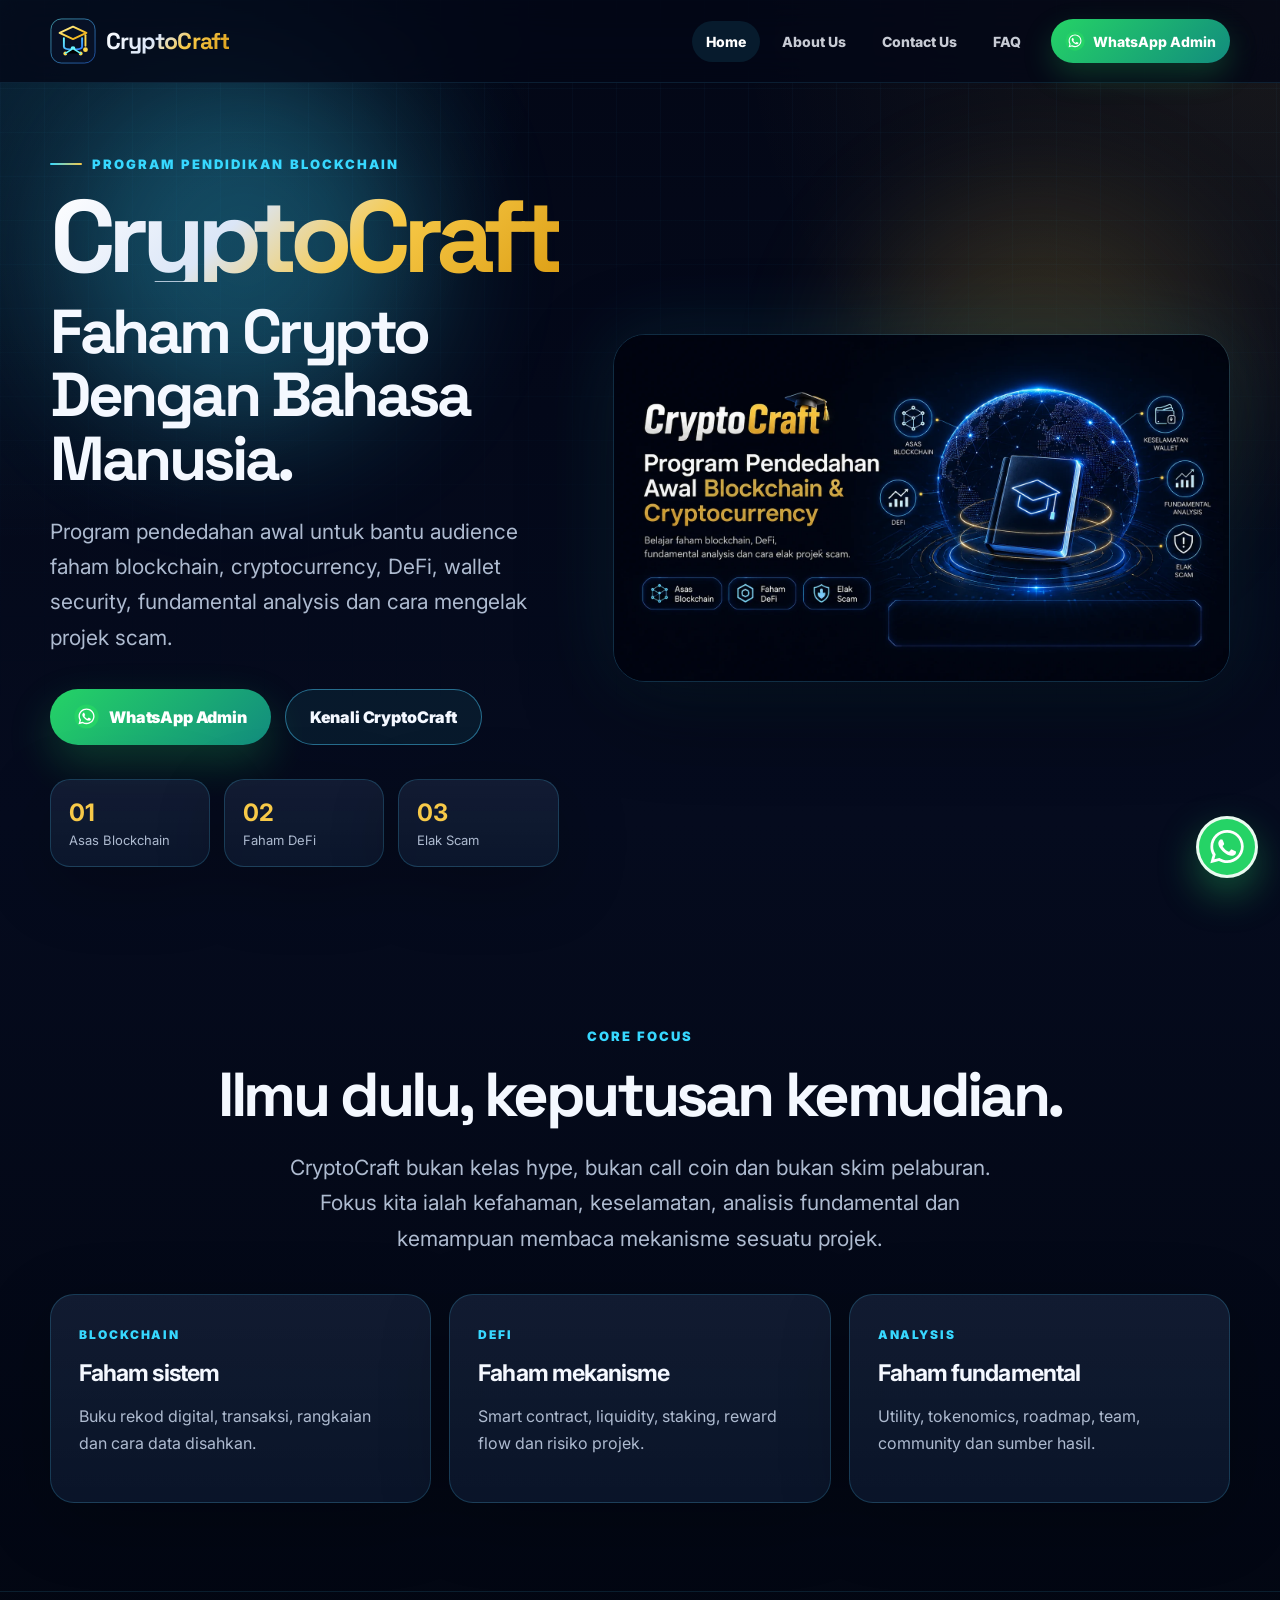
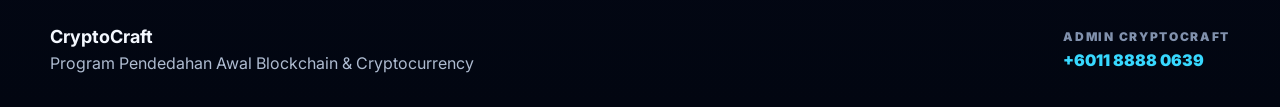
<file: index.html>
<!DOCTYPE html>
<html lang="ms">
<head>
  <meta charset="UTF-8">
  <meta name="viewport" content="width=device-width, initial-scale=1.0">
  <title>CryptoCraft | Faham Crypto Dengan Bahasa Manusia</title>
  <meta name="description" content="Program pendedahan awal blockchain, cryptocurrency, DeFi, fundamental analysis dan scam awareness.">
  <meta name="theme-color" content="#050b1e">
  <meta property="og:title" content="CryptoCraft | Faham Crypto Dengan Bahasa Manusia">
  <meta property="og:description" content="Program pendedahan awal blockchain, cryptocurrency, DeFi, fundamental analysis dan scam awareness.">
  <meta property="og:image" content="assets/hero-cryptocraft.png">
  <meta property="og:type" content="website">
  <link rel="preconnect" href="https://fonts.googleapis.com">
  <link rel="preconnect" href="https://fonts.gstatic.com" crossorigin>
  <link href="https://fonts.googleapis.com/css2?family=Inter:wght@400;500;600;700;800;900&family=Space+Grotesk:wght@600;700;800&display=swap" rel="stylesheet">
  <link rel="stylesheet" href="style.css">
</head>
<body>
  <div class="site-bg">
    <div class="orb orb-one"></div>
    <div class="orb orb-two"></div>
    <div class="grid-overlay"></div>
  </div>

<header class="header">
  <nav class="nav container" aria-label="Main navigation">
    <a class="brand" href="index.html" aria-label="CryptoCraft Home">
      <img src="assets/cryptocraft-mark.svg" alt="CryptoCraft logo">
      <span>CryptoCraft</span>
    </a>

    <button class="nav-toggle" type="button" aria-label="Open menu" aria-expanded="false">
      <span></span><span></span><span></span>
    </button>

    <div class="nav-links">
      <a class="active" href="index.html">Home</a>
      <a href="about.html">About Us</a>
      <a href="contact.html">Contact Us</a>
      <a href="faq.html">FAQ</a>
      <a class="nav-whatsapp" href="https://wa.me/601188880639?text=Saya%20berminat%20nak%20sertai%20kelas%20CryptoCraft.%20Boleh%20bagi%20maklumat%20lanjut%3F" target="_blank" rel="noopener">
        <img src="assets/whatsapp.svg" alt="">
        WhatsApp Admin
      </a>
    </div>
  </nav>
</header>

<main>
  <section class="page hero-page">
    <div class="container hero-grid">
      <div class="hero-copy">
        <div class="eyebrow"><span></span> Program Pendidikan Blockchain</div>
        <h1>CryptoCraft</h1>
        <h2>Faham Crypto Dengan Bahasa Manusia.</h2>
        <p>
          Program pendedahan awal untuk bantu audience faham blockchain, cryptocurrency, DeFi, wallet security, fundamental analysis dan cara mengelak projek scam.
        </p>
        <div class="hero-actions">
          <a class="btn btn-wa" href="https://wa.me/601188880639?text=Saya%20berminat%20nak%20sertai%20kelas%20CryptoCraft.%20Boleh%20bagi%20maklumat%20lanjut%3F" target="_blank" rel="noopener">
            <img src="assets/whatsapp.svg" alt="">
            WhatsApp Admin
          </a>
          <a class="btn btn-secondary" href="about.html">Kenali CryptoCraft</a>
        </div>
        <div class="mini-stats">
          <div><strong>01</strong><span>Asas Blockchain</span></div>
          <div><strong>02</strong><span>Faham DeFi</span></div>
          <div><strong>03</strong><span>Elak Scam</span></div>
        </div>
      </div>

      <div class="hero-visual">
        <picture>
          <source srcset="assets/hero-cryptocraft.webp" type="image/webp">
          <img src="assets/hero-cryptocraft.png" alt="CryptoCraft blockchain education visual">
        </picture>
      </div>
    </div>
  </section>

  <section class="page page-compact">
    <div class="container">
      <div class="section-center">
        <div class="section-kicker">Core Focus</div>
        <h2 class="section-title">Ilmu dulu, keputusan kemudian.</h2>
        <p class="section-subtitle">
          CryptoCraft bukan kelas hype, bukan call coin dan bukan skim pelaburan. Fokus kita ialah kefahaman, keselamatan, analisis fundamental dan kemampuan membaca mekanisme sesuatu projek.
        </p>
      </div>

      <div class="feature-row">
        <article>
          <span>Blockchain</span>
          <h3>Faham sistem</h3>
          <p>Buku rekod digital, transaksi, rangkaian dan cara data disahkan.</p>
        </article>
        <article>
          <span>DeFi</span>
          <h3>Faham mekanisme</h3>
          <p>Smart contract, liquidity, staking, reward flow dan risiko projek.</p>
        </article>
        <article>
          <span>Analysis</span>
          <h3>Faham fundamental</h3>
          <p>Utility, tokenomics, roadmap, team, community dan sumber hasil.</p>
        </article>
      </div>
    </div>
  </section>
</main>

<a class="floating-whatsapp" href="https://wa.me/601188880639?text=Saya%20berminat%20nak%20sertai%20kelas%20CryptoCraft.%20Boleh%20bagi%20maklumat%20lanjut%3F" target="_blank" rel="noopener" aria-label="WhatsApp Admin CryptoCraft">
  <img src="assets/whatsapp.svg" alt="">
</a>

<footer class="footer">
  <div class="container footer-inner">
    <div>
      <strong>CryptoCraft</strong>
      <p>Program Pendedahan Awal Blockchain & Cryptocurrency</p>
    </div>
    <div class="footer-contact">
      <span>Admin CryptoCraft</span>
      <a href="tel:+601188880639">+6011 8888 0639</a>
    </div>
  </div>
</footer>
<script src="script.js"></script>

</body>
</html>
</file>
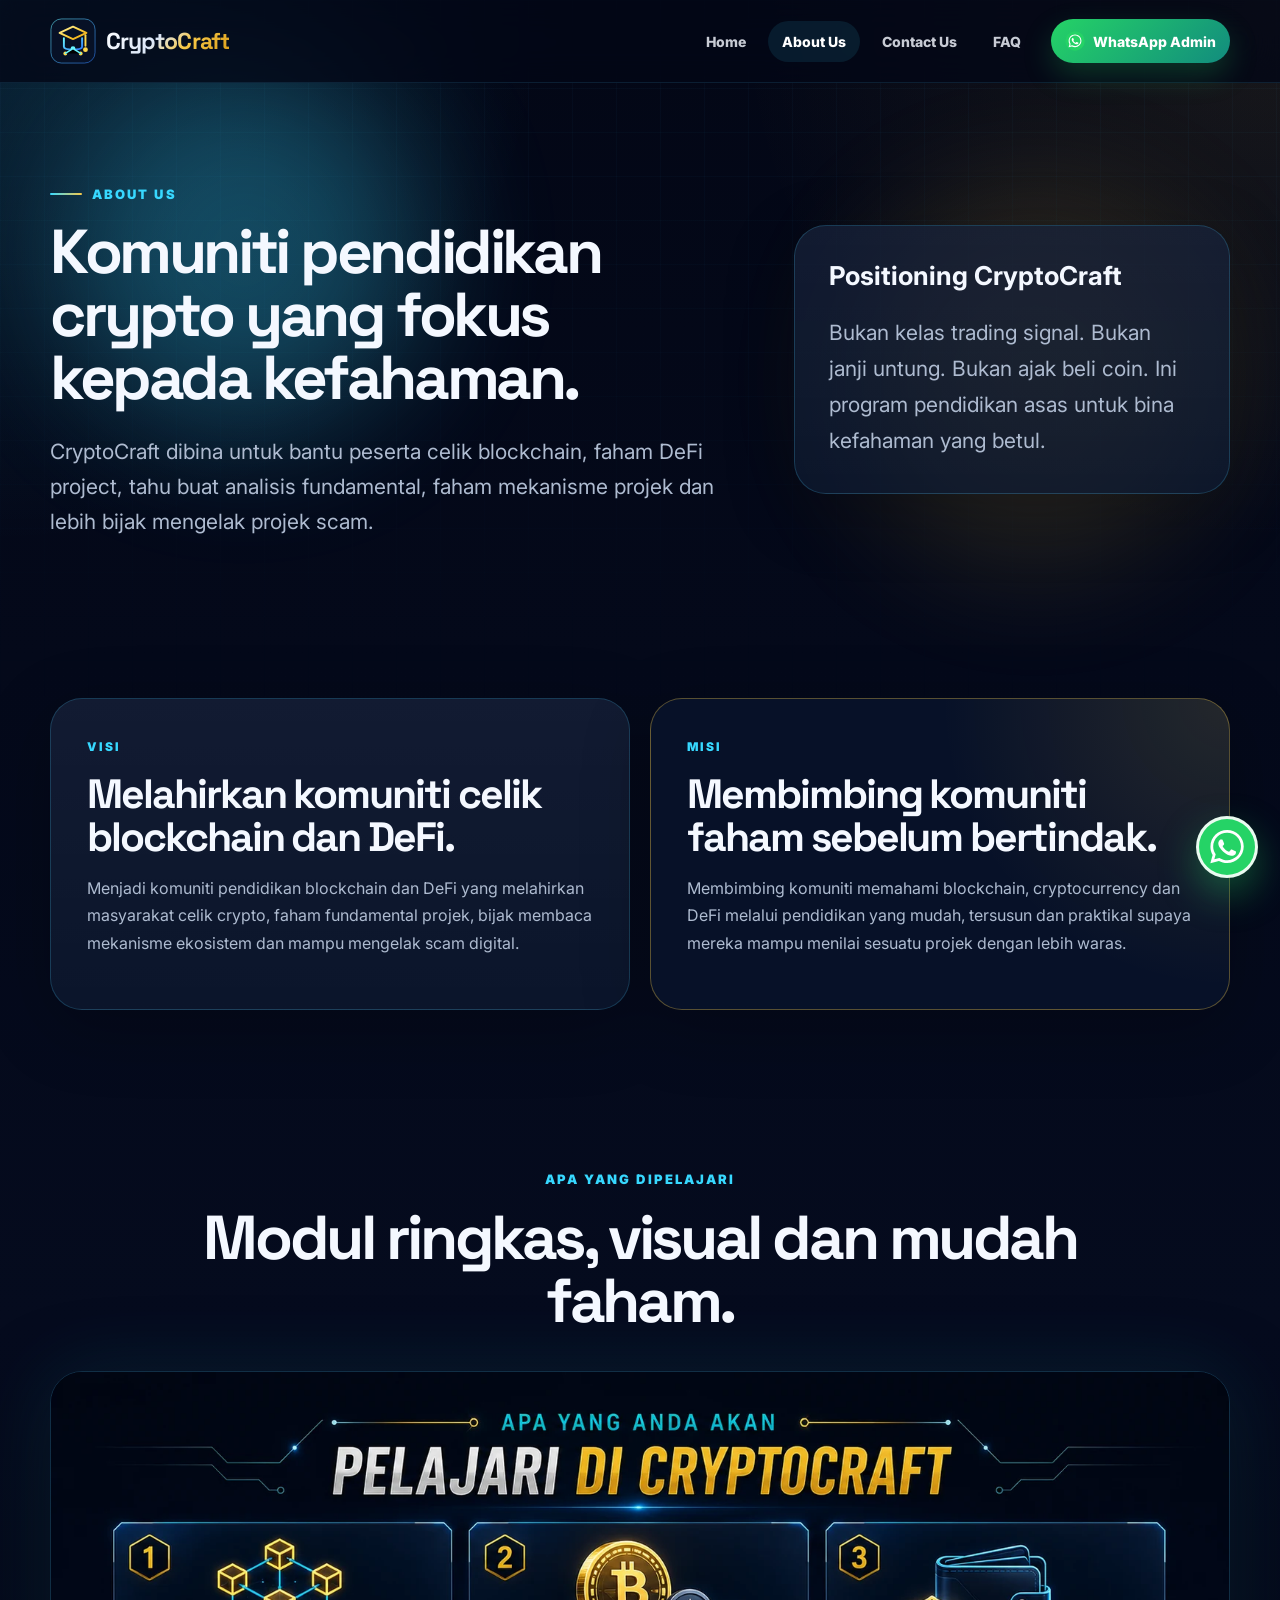
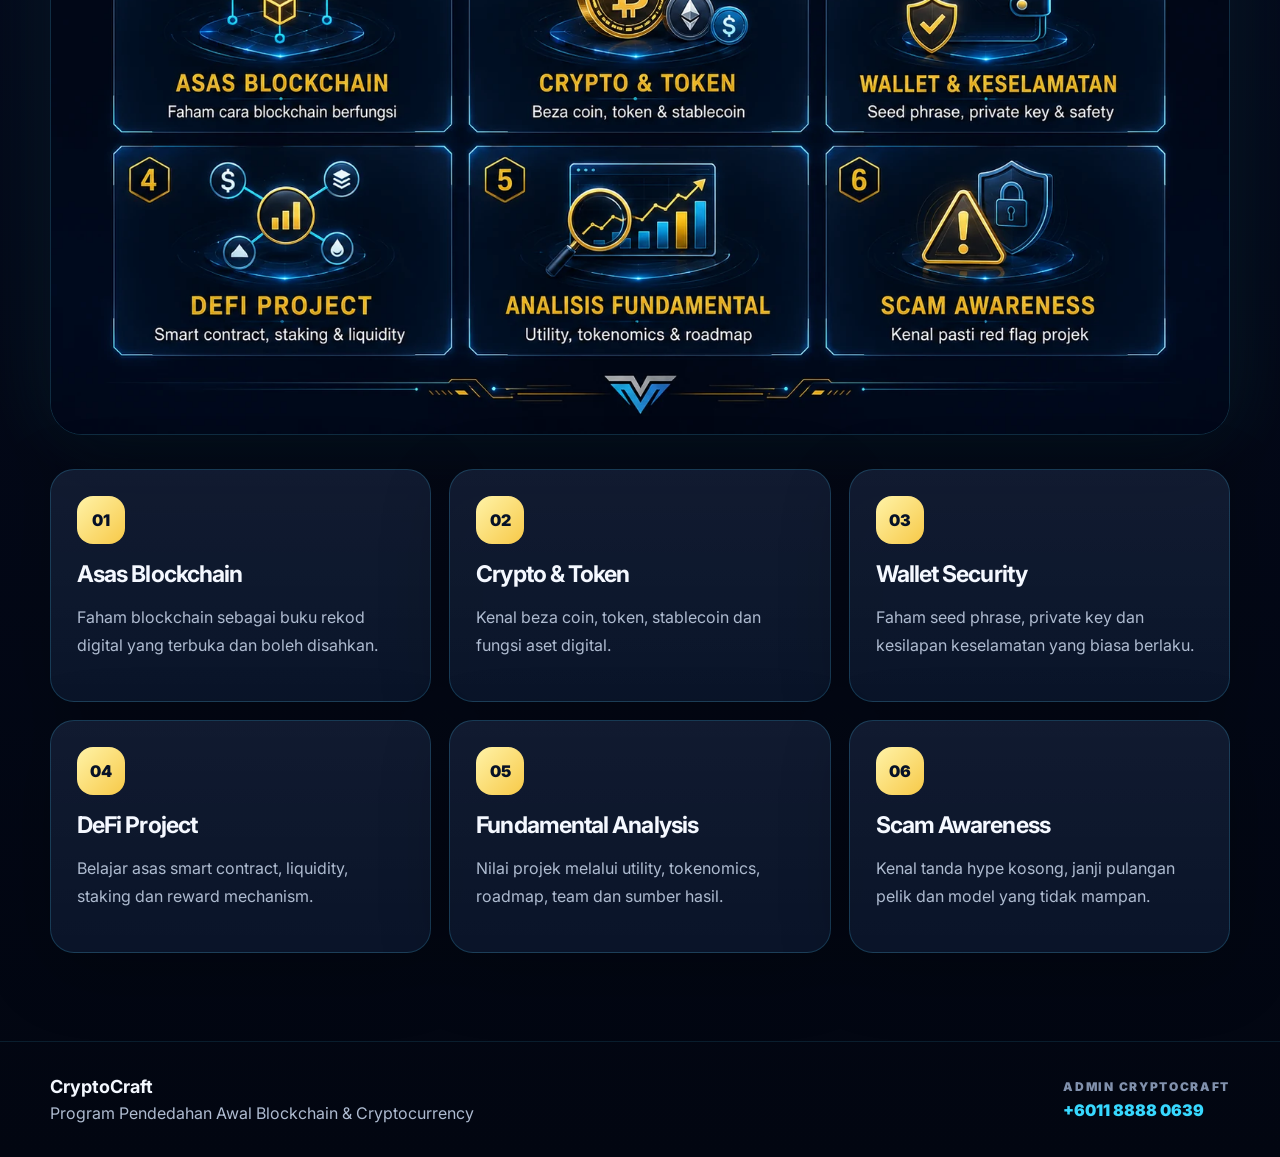
<file: about.html>
<!DOCTYPE html>
<html lang="ms">
<head>
  <meta charset="UTF-8">
  <meta name="viewport" content="width=device-width, initial-scale=1.0">
  <title>About CryptoCraft | Visi, Misi &amp; Modul Pembelajaran</title>
  <meta name="description" content="Kenali CryptoCraft sebagai komuniti pendidikan blockchain, cryptocurrency dan DeFi.">
  <meta name="theme-color" content="#050b1e">
  <meta property="og:title" content="About CryptoCraft | Visi, Misi &amp; Modul Pembelajaran">
  <meta property="og:description" content="Kenali CryptoCraft sebagai komuniti pendidikan blockchain, cryptocurrency dan DeFi.">
  <meta property="og:image" content="assets/hero-cryptocraft.png">
  <meta property="og:type" content="website">
  <link rel="preconnect" href="https://fonts.googleapis.com">
  <link rel="preconnect" href="https://fonts.gstatic.com" crossorigin>
  <link href="https://fonts.googleapis.com/css2?family=Inter:wght@400;500;600;700;800;900&family=Space+Grotesk:wght@600;700;800&display=swap" rel="stylesheet">
  <link rel="stylesheet" href="style.css">
</head>
<body>
  <div class="site-bg">
    <div class="orb orb-one"></div>
    <div class="orb orb-two"></div>
    <div class="grid-overlay"></div>
  </div>

<header class="header">
  <nav class="nav container" aria-label="Main navigation">
    <a class="brand" href="index.html" aria-label="CryptoCraft Home">
      <img src="assets/cryptocraft-mark.svg" alt="CryptoCraft logo">
      <span>CryptoCraft</span>
    </a>

    <button class="nav-toggle" type="button" aria-label="Open menu" aria-expanded="false">
      <span></span><span></span><span></span>
    </button>

    <div class="nav-links">
      <a href="index.html">Home</a>
      <a class="active" href="about.html">About Us</a>
      <a href="contact.html">Contact Us</a>
      <a href="faq.html">FAQ</a>
      <a class="nav-whatsapp" href="https://wa.me/601188880639?text=Saya%20berminat%20nak%20sertai%20kelas%20CryptoCraft.%20Boleh%20bagi%20maklumat%20lanjut%3F" target="_blank" rel="noopener">
        <img src="assets/whatsapp.svg" alt="">
        WhatsApp Admin
      </a>
    </div>
  </nav>
</header>

<main>
  <section class="page subhero">
    <div class="container subhero-grid">
      <div>
        <div class="eyebrow"><span></span> About Us</div>
        <h1>Komuniti pendidikan crypto yang fokus kepada kefahaman.</h1>
        <p>
          CryptoCraft dibina untuk bantu peserta celik blockchain, faham DeFi project, tahu buat analisis fundamental, faham mekanisme projek dan lebih bijak mengelak projek scam.
        </p>
      </div>
      <div class="glass-panel">
        <h3>Positioning CryptoCraft</h3>
        <p>Bukan kelas trading signal. Bukan janji untung. Bukan ajak beli coin. Ini program pendidikan asas untuk bina kefahaman yang betul.</p>
      </div>
    </div>
  </section>

  <section class="page page-compact">
    <div class="container mission-grid">
      <article class="mission-card">
        <span>Visi</span>
        <h2>Melahirkan komuniti celik blockchain dan DeFi.</h2>
        <p>
          Menjadi komuniti pendidikan blockchain dan DeFi yang melahirkan masyarakat celik crypto, faham fundamental projek, bijak membaca mekanisme ekosistem dan mampu mengelak scam digital.
        </p>
      </article>
      <article class="mission-card gold-card">
        <span>Misi</span>
        <h2>Membimbing komuniti faham sebelum bertindak.</h2>
        <p>
          Membimbing komuniti memahami blockchain, cryptocurrency dan DeFi melalui pendidikan yang mudah, tersusun dan praktikal supaya mereka mampu menilai sesuatu projek dengan lebih waras.
        </p>
      </article>
    </div>
  </section>

  <section class="page page-compact">
    <div class="container">
      <div class="section-center">
        <div class="section-kicker">Apa Yang Dipelajari</div>
        <h2 class="section-title">Modul ringkas, visual dan mudah faham.</h2>
      </div>

      <div class="learn-image-wrap">
        <picture>
          <source srcset="assets/learning-cryptocraft.webp" type="image/webp">
          <img src="assets/learning-cryptocraft.png" alt="Apa yang akan dipelajari di CryptoCraft">
        </picture>
      </div>

      <div class="cards-grid">
        <article class="info-card"><div class="icon">01</div><h3>Asas Blockchain</h3><p>Faham blockchain sebagai buku rekod digital yang terbuka dan boleh disahkan.</p></article>
        <article class="info-card"><div class="icon">02</div><h3>Crypto & Token</h3><p>Kenal beza coin, token, stablecoin dan fungsi aset digital.</p></article>
        <article class="info-card"><div class="icon">03</div><h3>Wallet Security</h3><p>Faham seed phrase, private key dan kesilapan keselamatan yang biasa berlaku.</p></article>
        <article class="info-card"><div class="icon">04</div><h3>DeFi Project</h3><p>Belajar asas smart contract, liquidity, staking dan reward mechanism.</p></article>
        <article class="info-card"><div class="icon">05</div><h3>Fundamental Analysis</h3><p>Nilai projek melalui utility, tokenomics, roadmap, team dan sumber hasil.</p></article>
        <article class="info-card"><div class="icon">06</div><h3>Scam Awareness</h3><p>Kenal tanda hype kosong, janji pulangan pelik dan model yang tidak mampan.</p></article>
      </div>
    </div>
  </section>
</main>

<a class="floating-whatsapp" href="https://wa.me/601188880639?text=Saya%20berminat%20nak%20sertai%20kelas%20CryptoCraft.%20Boleh%20bagi%20maklumat%20lanjut%3F" target="_blank" rel="noopener" aria-label="WhatsApp Admin CryptoCraft">
  <img src="assets/whatsapp.svg" alt="">
</a>

<footer class="footer">
  <div class="container footer-inner">
    <div>
      <strong>CryptoCraft</strong>
      <p>Program Pendedahan Awal Blockchain & Cryptocurrency</p>
    </div>
    <div class="footer-contact">
      <span>Admin CryptoCraft</span>
      <a href="tel:+601188880639">+6011 8888 0639</a>
    </div>
  </div>
</footer>
<script src="script.js"></script>

</body>
</html>
</file>
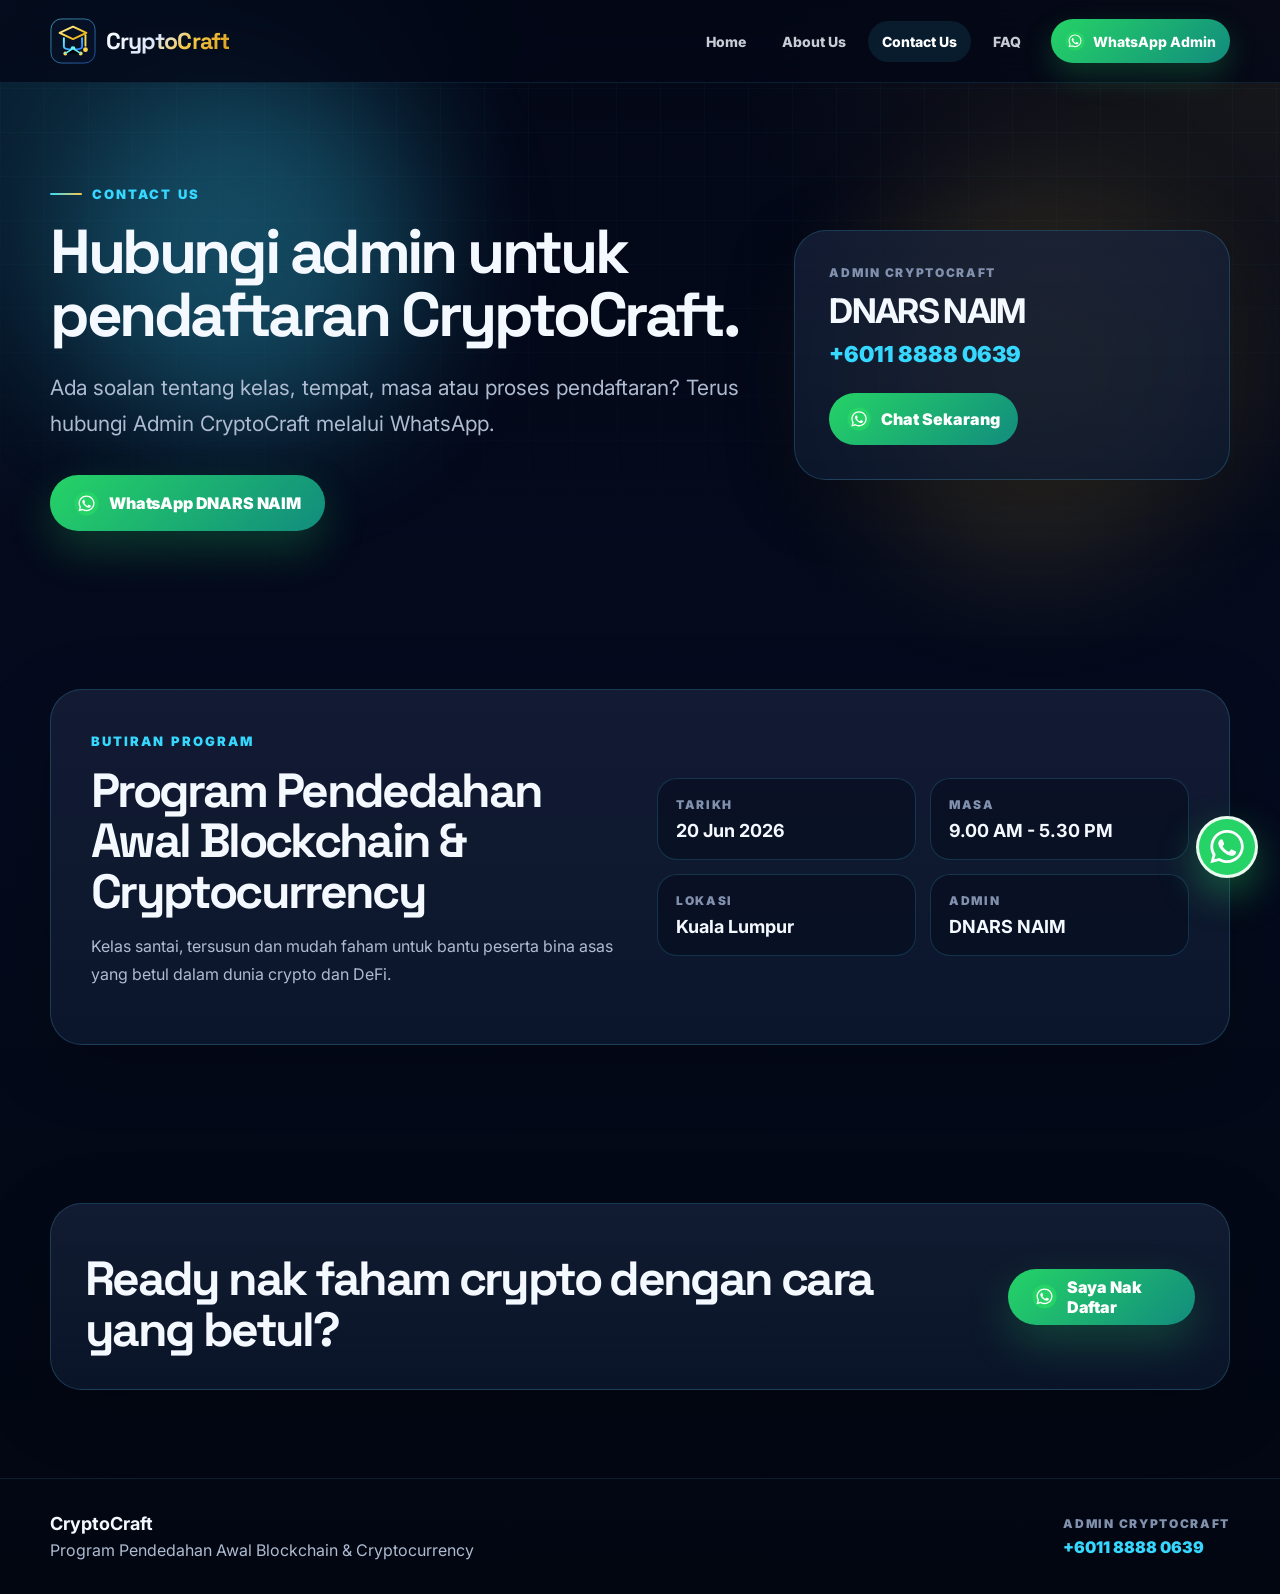
<file: contact.html>
<!DOCTYPE html>
<html lang="ms">
<head>
  <meta charset="UTF-8">
  <meta name="viewport" content="width=device-width, initial-scale=1.0">
  <title>Contact CryptoCraft | WhatsApp Admin DNARS NAIM</title>
  <meta name="description" content="Hubungi Admin CryptoCraft untuk pendaftaran dan maklumat lanjut.">
  <meta name="theme-color" content="#050b1e">
  <meta property="og:title" content="Contact CryptoCraft | WhatsApp Admin DNARS NAIM">
  <meta property="og:description" content="Hubungi Admin CryptoCraft untuk pendaftaran dan maklumat lanjut.">
  <meta property="og:image" content="assets/hero-cryptocraft.png">
  <meta property="og:type" content="website">
  <link rel="preconnect" href="https://fonts.googleapis.com">
  <link rel="preconnect" href="https://fonts.gstatic.com" crossorigin>
  <link href="https://fonts.googleapis.com/css2?family=Inter:wght@400;500;600;700;800;900&family=Space+Grotesk:wght@600;700;800&display=swap" rel="stylesheet">
  <link rel="stylesheet" href="style.css">
</head>
<body>
  <div class="site-bg">
    <div class="orb orb-one"></div>
    <div class="orb orb-two"></div>
    <div class="grid-overlay"></div>
  </div>

<header class="header">
  <nav class="nav container" aria-label="Main navigation">
    <a class="brand" href="index.html" aria-label="CryptoCraft Home">
      <img src="assets/cryptocraft-mark.svg" alt="CryptoCraft logo">
      <span>CryptoCraft</span>
    </a>

    <button class="nav-toggle" type="button" aria-label="Open menu" aria-expanded="false">
      <span></span><span></span><span></span>
    </button>

    <div class="nav-links">
      <a href="index.html">Home</a>
      <a href="about.html">About Us</a>
      <a class="active" href="contact.html">Contact Us</a>
      <a href="faq.html">FAQ</a>
      <a class="nav-whatsapp" href="https://wa.me/601188880639?text=Saya%20berminat%20nak%20sertai%20kelas%20CryptoCraft.%20Boleh%20bagi%20maklumat%20lanjut%3F" target="_blank" rel="noopener">
        <img src="assets/whatsapp.svg" alt="">
        WhatsApp Admin
      </a>
    </div>
  </nav>
</header>

<main>
  <section class="page subhero">
    <div class="container subhero-grid">
      <div>
        <div class="eyebrow"><span></span> Contact Us</div>
        <h1>Hubungi admin untuk pendaftaran CryptoCraft.</h1>
        <p>
          Ada soalan tentang kelas, tempat, masa atau proses pendaftaran? Terus hubungi Admin CryptoCraft melalui WhatsApp.
        </p>
        <div class="hero-actions">
          <a class="btn btn-wa" href="https://wa.me/601188880639?text=Saya%20berminat%20nak%20sertai%20kelas%20CryptoCraft.%20Boleh%20bagi%20maklumat%20lanjut%3F" target="_blank" rel="noopener">
            <img src="assets/whatsapp.svg" alt="">
            WhatsApp DNARS NAIM
          </a>
        </div>
      </div>
      <div class="contact-panel">
        <span>Admin CryptoCraft</span>
        <strong>DNARS NAIM</strong>
        <a href="tel:+601188880639">+6011 8888 0639</a>
        <a class="contact-wa" href="https://wa.me/601188880639?text=Saya%20berminat%20nak%20sertai%20kelas%20CryptoCraft.%20Boleh%20bagi%20maklumat%20lanjut%3F" target="_blank" rel="noopener">
          <img src="assets/whatsapp.svg" alt="">
          Chat Sekarang
        </a>
      </div>
    </div>
  </section>

  <section class="page page-compact">
    <div class="container details-card">
      <div>
        <div class="section-kicker">Butiran Program</div>
        <h2>Program Pendedahan Awal Blockchain & Cryptocurrency</h2>
        <p>Kelas santai, tersusun dan mudah faham untuk bantu peserta bina asas yang betul dalam dunia crypto dan DeFi.</p>
      </div>
      <div class="details-list">
        <div><span>Tarikh</span><strong>20 Jun 2026</strong></div>
        <div><span>Masa</span><strong>9.00 AM - 5.30 PM</strong></div>
        <div><span>Lokasi</span><strong>Kuala Lumpur</strong></div>
        <div><span>Admin</span><strong>DNARS NAIM</strong></div>
      </div>
    </div>
  </section>

  <section class="page page-compact">
    <div class="container cta-strip">
      <h2>Ready nak faham crypto dengan cara yang betul?</h2>
      <a class="btn btn-wa" href="https://wa.me/601188880639?text=Saya%20berminat%20nak%20sertai%20kelas%20CryptoCraft.%20Boleh%20bagi%20maklumat%20lanjut%3F" target="_blank" rel="noopener">
        <img src="assets/whatsapp.svg" alt="">
        Saya Nak Daftar
      </a>
    </div>
  </section>
</main>

<a class="floating-whatsapp" href="https://wa.me/601188880639?text=Saya%20berminat%20nak%20sertai%20kelas%20CryptoCraft.%20Boleh%20bagi%20maklumat%20lanjut%3F" target="_blank" rel="noopener" aria-label="WhatsApp Admin CryptoCraft">
  <img src="assets/whatsapp.svg" alt="">
</a>

<footer class="footer">
  <div class="container footer-inner">
    <div>
      <strong>CryptoCraft</strong>
      <p>Program Pendedahan Awal Blockchain & Cryptocurrency</p>
    </div>
    <div class="footer-contact">
      <span>Admin CryptoCraft</span>
      <a href="tel:+601188880639">+6011 8888 0639</a>
    </div>
  </div>
</footer>
<script src="script.js"></script>

</body>
</html>
</file>
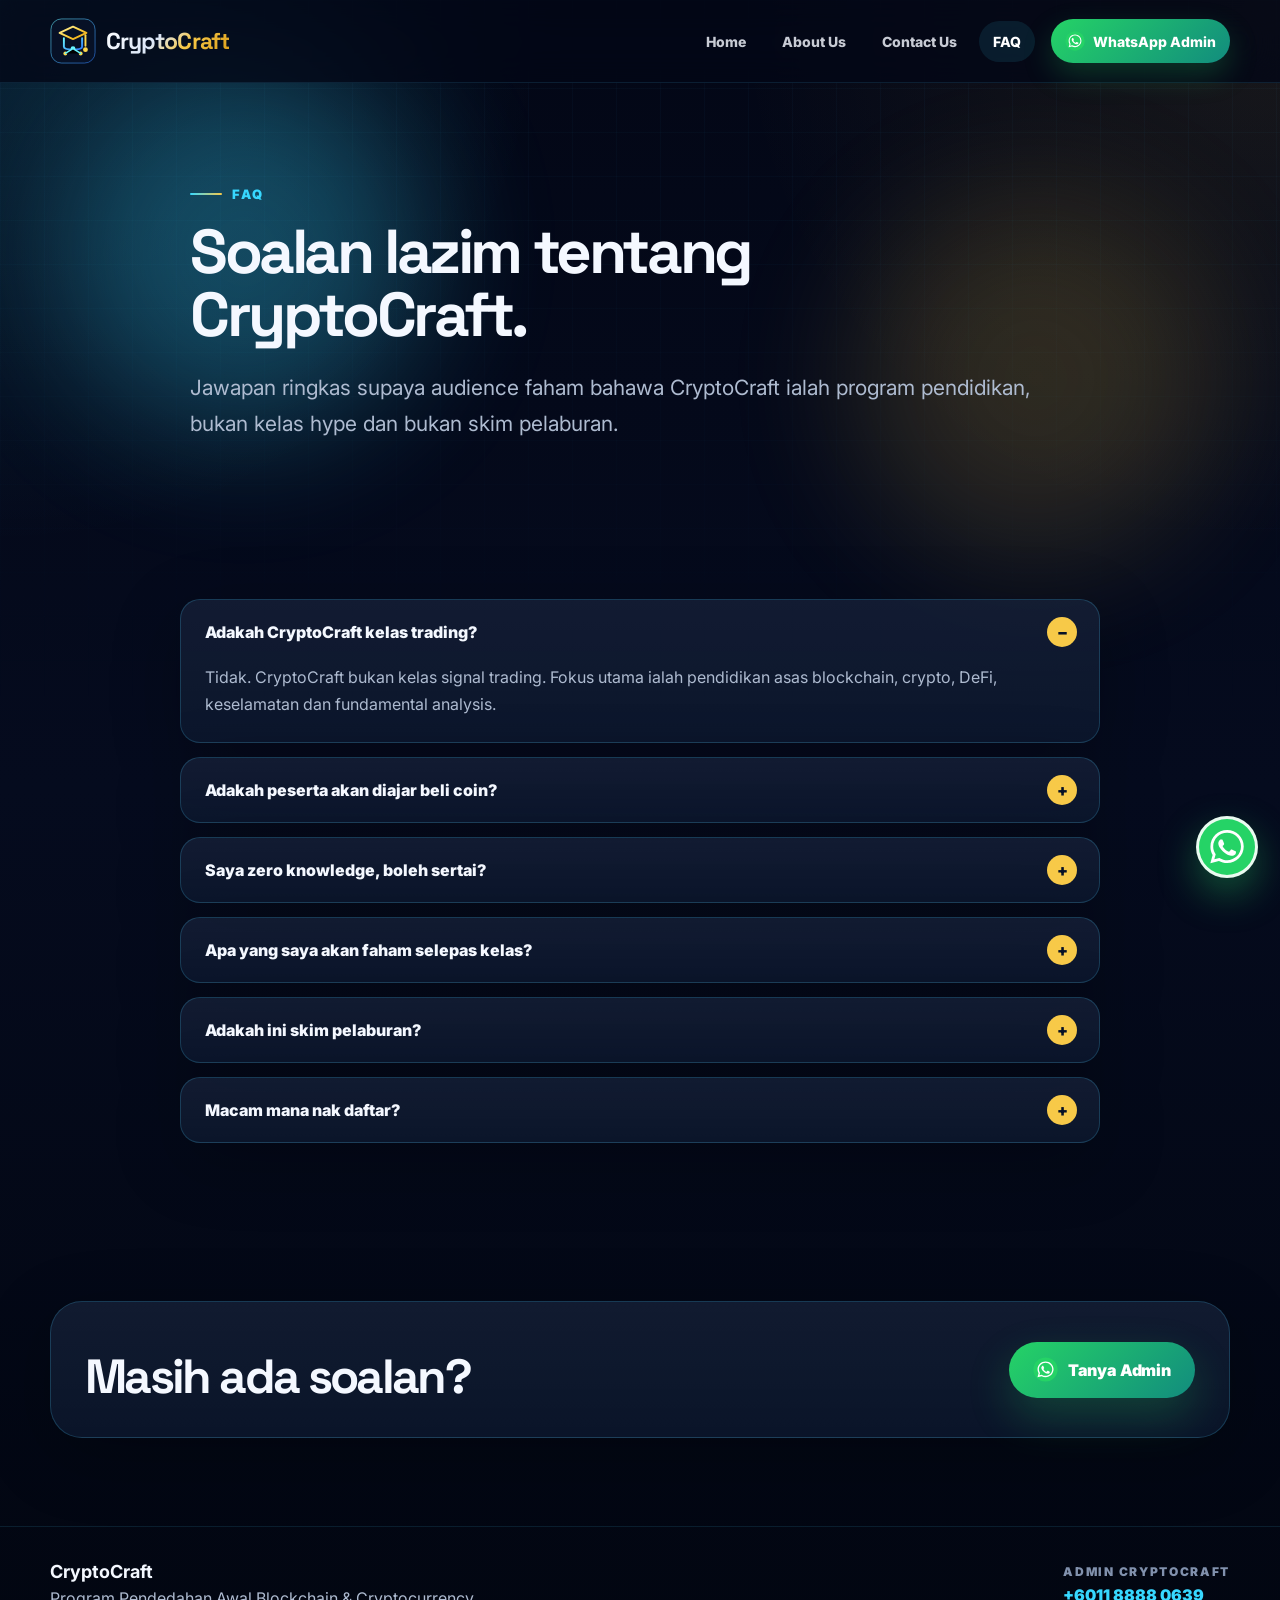
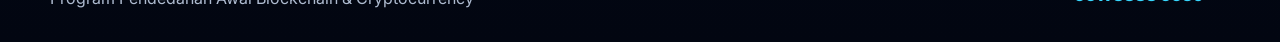
<file: faq.html>
<!DOCTYPE html>
<html lang="ms">
<head>
  <meta charset="UTF-8">
  <meta name="viewport" content="width=device-width, initial-scale=1.0">
  <title>FAQ CryptoCraft | Soalan Lazim</title>
  <meta name="description" content="Soalan lazim tentang CryptoCraft, kelas blockchain, cryptocurrency, DeFi dan scam awareness.">
  <meta name="theme-color" content="#050b1e">
  <meta property="og:title" content="FAQ CryptoCraft | Soalan Lazim">
  <meta property="og:description" content="Soalan lazim tentang CryptoCraft, kelas blockchain, cryptocurrency, DeFi dan scam awareness.">
  <meta property="og:image" content="assets/hero-cryptocraft.png">
  <meta property="og:type" content="website">
  <link rel="preconnect" href="https://fonts.googleapis.com">
  <link rel="preconnect" href="https://fonts.gstatic.com" crossorigin>
  <link href="https://fonts.googleapis.com/css2?family=Inter:wght@400;500;600;700;800;900&family=Space+Grotesk:wght@600;700;800&display=swap" rel="stylesheet">
  <link rel="stylesheet" href="style.css">
</head>
<body>
  <div class="site-bg">
    <div class="orb orb-one"></div>
    <div class="orb orb-two"></div>
    <div class="grid-overlay"></div>
  </div>

<header class="header">
  <nav class="nav container" aria-label="Main navigation">
    <a class="brand" href="index.html" aria-label="CryptoCraft Home">
      <img src="assets/cryptocraft-mark.svg" alt="CryptoCraft logo">
      <span>CryptoCraft</span>
    </a>

    <button class="nav-toggle" type="button" aria-label="Open menu" aria-expanded="false">
      <span></span><span></span><span></span>
    </button>

    <div class="nav-links">
      <a href="index.html">Home</a>
      <a href="about.html">About Us</a>
      <a href="contact.html">Contact Us</a>
      <a class="active" href="faq.html">FAQ</a>
      <a class="nav-whatsapp" href="https://wa.me/601188880639?text=Saya%20berminat%20nak%20sertai%20kelas%20CryptoCraft.%20Boleh%20bagi%20maklumat%20lanjut%3F" target="_blank" rel="noopener">
        <img src="assets/whatsapp.svg" alt="">
        WhatsApp Admin
      </a>
    </div>
  </nav>
</header>

<main>
  <section class="page subhero">
    <div class="container narrow">
      <div class="eyebrow"><span></span> FAQ</div>
      <h1>Soalan lazim tentang CryptoCraft.</h1>
      <p>
        Jawapan ringkas supaya audience faham bahawa CryptoCraft ialah program pendidikan, bukan kelas hype dan bukan skim pelaburan.
      </p>
    </div>
  </section>

  <section class="page page-compact">
    <div class="container faq-layout">
      <details open>
        <summary>Adakah CryptoCraft kelas trading?</summary>
        <p>Tidak. CryptoCraft bukan kelas signal trading. Fokus utama ialah pendidikan asas blockchain, crypto, DeFi, keselamatan dan fundamental analysis.</p>
      </details>
      <details>
        <summary>Adakah peserta akan diajar beli coin?</summary>
        <p>Fokus utama bukan membeli coin. Kelas ini lebih kepada kefahaman, analisis dan keselamatan sebelum seseorang membuat apa-apa keputusan.</p>
      </details>
      <details>
        <summary>Saya zero knowledge, boleh sertai?</summary>
        <p>Ya. Kelas ini memang sesuai untuk beginner dan orang awam yang baru mahu faham dunia blockchain dan crypto.</p>
      </details>
      <details>
        <summary>Apa yang saya akan faham selepas kelas?</summary>
        <p>Peserta akan lebih faham blockchain, crypto, wallet, DeFi, tokenomics, fundamental analysis dan cara mengenal tanda projek scam.</p>
      </details>
      <details>
        <summary>Adakah ini skim pelaburan?</summary>
        <p>Tidak. CryptoCraft ialah program pendidikan dan pendedahan awal, bukan skim pelaburan atau projek menjana pulangan.</p>
      </details>
      <details>
        <summary>Macam mana nak daftar?</summary>
        <p>Klik butang WhatsApp dan hubungi Admin CryptoCraft, DNARS NAIM di +6011 8888 0639.</p>
      </details>
    </div>
  </section>

  <section class="page page-compact">
    <div class="container cta-strip">
      <h2>Masih ada soalan?</h2>
      <a class="btn btn-wa" href="https://wa.me/601188880639?text=Saya%20berminat%20nak%20sertai%20kelas%20CryptoCraft.%20Boleh%20bagi%20maklumat%20lanjut%3F" target="_blank" rel="noopener">
        <img src="assets/whatsapp.svg" alt="">
        Tanya Admin
      </a>
    </div>
  </section>
</main>

<a class="floating-whatsapp" href="https://wa.me/601188880639?text=Saya%20berminat%20nak%20sertai%20kelas%20CryptoCraft.%20Boleh%20bagi%20maklumat%20lanjut%3F" target="_blank" rel="noopener" aria-label="WhatsApp Admin CryptoCraft">
  <img src="assets/whatsapp.svg" alt="">
</a>

<footer class="footer">
  <div class="container footer-inner">
    <div>
      <strong>CryptoCraft</strong>
      <p>Program Pendedahan Awal Blockchain & Cryptocurrency</p>
    </div>
    <div class="footer-contact">
      <span>Admin CryptoCraft</span>
      <a href="tel:+601188880639">+6011 8888 0639</a>
    </div>
  </div>
</footer>
<script src="script.js"></script>

</body>
</html>
</file>
<file: style.css>
/* CryptoCraft Multi Page Website
   Premium, clean, dark tech education style
*/

:root {
  --bg: #050b1e;
  --bg2: #08142d;
  --card: rgba(9, 21, 47, 0.72);
  --text: #f4f8ff;
  --muted: #aebbd0;
  --muted2: #8191ad;
  --cyan: #37d8ff;
  --cyan-soft: rgba(55, 216, 255, 0.14);
  --gold: #f7c948;
  --gold2: #d99a16;
  --green: #25D366;
  --line: rgba(75, 207, 255, 0.2);
  --line2: rgba(75, 207, 255, 0.46);
  --shadow: 0 24px 90px rgba(0, 0, 0, 0.42);
  --radius-xl: 32px;
  --radius-lg: 24px;
  --radius-md: 18px;
  --max: 1180px;
}

* {
  box-sizing: border-box;
}

html {
  scroll-behavior: smooth;
}

body {
  margin: 0;
  font-family: Inter, system-ui, -apple-system, BlinkMacSystemFont, "Segoe UI", sans-serif;
  color: var(--text);
  background:
    radial-gradient(circle at top left, rgba(55, 216, 255, 0.14), transparent 34rem),
    radial-gradient(circle at top right, rgba(247, 201, 72, 0.09), transparent 34rem),
    linear-gradient(180deg, #030716 0%, var(--bg) 48%, #020611 100%);
  overflow-x: hidden;
}

body.no-scroll {
  overflow: hidden;
}

img {
  display: block;
  max-width: 100%;
}

a {
  color: inherit;
  text-decoration: none;
}

.container {
  width: min(var(--max), calc(100% - 40px));
  margin-inline: auto;
}

.site-bg {
  position: fixed;
  inset: 0;
  pointer-events: none;
  z-index: -5;
  overflow: hidden;
}

.grid-overlay {
  position: absolute;
  inset: 0;
  background-image:
    linear-gradient(rgba(75, 207, 255, 0.035) 1px, transparent 1px),
    linear-gradient(90deg, rgba(75, 207, 255, 0.035) 1px, transparent 1px);
  background-size: 44px 44px;
  mask-image: linear-gradient(180deg, black 0%, transparent 82%);
}

.orb {
  position: absolute;
  width: 360px;
  aspect-ratio: 1;
  border-radius: 999px;
  filter: blur(70px);
  opacity: 0.28;
}

.orb-one {
  top: 8%;
  left: 5%;
  background: var(--cyan);
}

.orb-two {
  top: 22%;
  right: 5%;
  background: var(--gold);
  opacity: 0.16;
}

/* Header */
.header {
  position: sticky;
  top: 0;
  z-index: 50;
  background: rgba(3, 7, 22, 0.78);
  backdrop-filter: blur(18px);
  border-bottom: 1px solid rgba(75, 207, 255, 0.12);
}

.nav {
  min-height: 82px;
  display: flex;
  align-items: center;
  justify-content: space-between;
  gap: 24px;
}

.brand {
  display: inline-flex;
  align-items: center;
  gap: 10px;
  font-family: "Space Grotesk", Inter, sans-serif;
  font-size: 23px;
  font-weight: 900;
  letter-spacing: -0.04em;
}

.brand img {
  width: 46px;
  height: 46px;
}

.brand span {
  background: linear-gradient(135deg, #ffffff 0%, #dce7f8 42%, #f7c948 64%, #d99a16 100%);
  -webkit-background-clip: text;
  background-clip: text;
  color: transparent;
}

.nav-links {
  display: flex;
  align-items: center;
  gap: 8px;
}

.nav-links a {
  font-size: 14px;
  font-weight: 800;
  color: rgba(244, 248, 255, 0.82);
  padding: 12px 14px;
  border-radius: 999px;
  transition: 0.2s ease;
}

.nav-links a:hover,
.nav-links a.active {
  color: #fff;
  background: rgba(55, 216, 255, 0.1);
}

.nav-whatsapp {
  display: inline-flex !important;
  align-items: center;
  gap: 8px;
  margin-left: 8px;
  color: #fff !important;
  background: linear-gradient(135deg, #25D366, #128C7E) !important;
  box-shadow: 0 12px 30px rgba(37, 211, 102, 0.22);
}

.nav-whatsapp img {
  width: 20px;
  height: 20px;
}

.nav-toggle {
  display: none;
  width: 46px;
  height: 46px;
  border: 1px solid var(--line);
  border-radius: 14px;
  background: rgba(9, 21, 47, 0.76);
  cursor: pointer;
  padding: 10px;
}

.nav-toggle span {
  display: block;
  height: 2px;
  background: var(--text);
  margin: 6px 0;
  border-radius: 99px;
}

/* Layout */
.page {
  padding: 88px 0;
  position: relative;
}

.page-compact {
  padding-top: 70px;
}

.hero-page {
  min-height: calc(100vh - 82px);
  display: flex;
  align-items: center;
  padding-top: 66px;
}

.hero-grid {
  display: grid;
  grid-template-columns: 0.86fr 1.14fr;
  gap: 54px;
  align-items: center;
}

.eyebrow,
.section-kicker {
  display: inline-flex;
  align-items: center;
  gap: 10px;
  color: var(--cyan);
  font-size: 13px;
  font-weight: 900;
  text-transform: uppercase;
  letter-spacing: 0.16em;
}

.eyebrow span {
  width: 32px;
  height: 2px;
  background: linear-gradient(90deg, var(--cyan), var(--gold));
  border-radius: 999px;
}

.hero-copy h1 {
  margin: 20px 0 0;
  font-family: "Space Grotesk", Inter, sans-serif;
  font-size: clamp(54px, 8vw, 104px);
  line-height: 0.88;
  letter-spacing: -0.075em;
  background: linear-gradient(135deg, #ffffff 0%, #dbe6f7 36%, #f7c948 62%, #dd9f15 100%);
  -webkit-background-clip: text;
  background-clip: text;
  color: transparent;
}

.hero-copy h2,
.subhero h1,
.section-title {
  margin: 18px 0 0;
  font-family: "Space Grotesk", Inter, sans-serif;
  font-size: clamp(34px, 5vw, 62px);
  line-height: 1.02;
  letter-spacing: -0.055em;
}

.hero-copy p,
.subhero p,
.section-subtitle {
  margin: 24px 0 0;
  color: var(--muted);
  font-size: clamp(17px, 1.7vw, 21px);
  line-height: 1.68;
}

.hero-actions {
  display: flex;
  flex-wrap: wrap;
  gap: 14px;
  margin-top: 34px;
}

.btn {
  display: inline-flex;
  align-items: center;
  justify-content: center;
  min-height: 56px;
  padding: 0 24px;
  border-radius: 999px;
  font-weight: 900;
  letter-spacing: -0.01em;
  transition: transform 0.2s ease, box-shadow 0.2s ease;
}

.btn img {
  width: 25px;
  height: 25px;
  margin-right: 10px;
}

.btn:hover {
  transform: translateY(-2px);
}

.btn-wa {
  color: #fff;
  background: linear-gradient(135deg, #25D366, #128C7E);
  box-shadow: 0 18px 44px rgba(37, 211, 102, 0.24);
}

.btn-secondary {
  color: var(--text);
  border: 1px solid var(--line2);
  background: rgba(55, 216, 255, 0.07);
}

.hero-visual img,
.learn-image-wrap img {
  border-radius: var(--radius-xl);
  border: 1px solid rgba(75, 207, 255, 0.18);
  box-shadow: var(--shadow), 0 0 80px rgba(55, 216, 255, 0.12);
}

.mini-stats {
  display: grid;
  grid-template-columns: repeat(3, 1fr);
  gap: 14px;
  margin-top: 34px;
}

.mini-stats div,
.feature-row article,
.info-card,
.mission-card,
.glass-panel,
.contact-panel,
.details-card,
.faq-layout details,
.cta-strip {
  background:
    linear-gradient(180deg, rgba(255, 255, 255, 0.045), rgba(255, 255, 255, 0.014)),
    var(--card);
  border: 1px solid var(--line);
  box-shadow: 0 18px 70px rgba(0, 0, 0, 0.24);
}

.mini-stats div {
  border-radius: 20px;
  padding: 18px;
}

.mini-stats strong {
  display: block;
  color: var(--gold);
  font-size: 24px;
}

.mini-stats span {
  display: block;
  color: var(--muted);
  margin-top: 5px;
  font-size: 13px;
}

/* Home cards */
.section-center {
  text-align: center;
  max-width: 880px;
  margin: 0 auto 38px;
}

.section-subtitle {
  max-width: 760px;
  margin-inline: auto;
}

.feature-row {
  display: grid;
  grid-template-columns: repeat(3, 1fr);
  gap: 18px;
}

.feature-row article {
  border-radius: var(--radius-lg);
  padding: 28px;
}

.feature-row span {
  color: var(--cyan);
  font-size: 12px;
  font-weight: 900;
  letter-spacing: 0.16em;
  text-transform: uppercase;
}

.feature-row h3,
.info-card h3 {
  margin: 16px 0 0;
  font-size: 23px;
  letter-spacing: -0.04em;
}

.feature-row p,
.info-card p,
.mission-card p,
.glass-panel p,
.details-card p {
  color: var(--muted);
  line-height: 1.72;
}

/* Sub pages */
.subhero {
  padding-top: 96px;
}

.subhero-grid {
  display: grid;
  grid-template-columns: 1fr 0.62fr;
  gap: 42px;
  align-items: center;
}

.narrow {
  max-width: 900px;
}

.glass-panel,
.contact-panel {
  border-radius: var(--radius-xl);
  padding: 34px;
}

.glass-panel h3 {
  margin: 0;
  font-size: 26px;
}

.mission-grid {
  display: grid;
  grid-template-columns: repeat(2, 1fr);
  gap: 20px;
}

.mission-card {
  border-radius: var(--radius-xl);
  padding: 36px;
}

.mission-card.gold-card {
  border-color: rgba(247, 201, 72, 0.34);
  background:
    radial-gradient(circle at top right, rgba(247, 201, 72, 0.12), transparent 18rem),
    var(--card);
}

.mission-card span {
  color: var(--cyan);
  font-weight: 900;
  text-transform: uppercase;
  letter-spacing: 0.17em;
  font-size: 12px;
}

.mission-card h2 {
  font-family: "Space Grotesk", Inter, sans-serif;
  margin: 18px 0 0;
  font-size: clamp(28px, 3.2vw, 44px);
  line-height: 1.05;
  letter-spacing: -0.05em;
}

.learn-image-wrap {
  margin: 34px 0;
}

.cards-grid {
  display: grid;
  grid-template-columns: repeat(3, 1fr);
  gap: 18px;
}

.info-card {
  border-radius: var(--radius-lg);
  padding: 26px;
}

.info-card .icon {
  width: 48px;
  height: 48px;
  border-radius: 16px;
  display: grid;
  place-items: center;
  color: #061127;
  background: linear-gradient(135deg, #fff3a8, var(--gold));
  font-weight: 950;
}

/* Contact */
.contact-panel span,
.details-list span,
.footer-contact span {
  display: block;
  color: var(--muted2);
  font-size: 12px;
  text-transform: uppercase;
  letter-spacing: 0.14em;
  font-weight: 900;
}

.contact-panel strong {
  display: block;
  font-size: 34px;
  margin-top: 10px;
  letter-spacing: -0.05em;
}

.contact-panel > a:not(.contact-wa) {
  display: inline-block;
  margin-top: 10px;
  color: var(--cyan);
  font-weight: 900;
  font-size: 22px;
}

.contact-wa {
  margin-top: 26px;
  display: inline-flex;
  align-items: center;
  gap: 10px;
  color: #fff;
  background: linear-gradient(135deg, #25D366, #128C7E);
  padding: 14px 18px;
  border-radius: 999px;
  font-weight: 900;
}

.contact-wa img {
  width: 24px;
  height: 24px;
}

.details-card {
  border-radius: var(--radius-xl);
  padding: 40px;
  display: grid;
  grid-template-columns: 1fr 1fr;
  gap: 34px;
  align-items: center;
}

.details-card h2,
.cta-strip h2 {
  font-family: "Space Grotesk", Inter, sans-serif;
  font-size: clamp(30px, 4vw, 48px);
  line-height: 1.05;
  letter-spacing: -0.055em;
  margin: 16px 0 0;
}

.details-list {
  display: grid;
  grid-template-columns: repeat(2, 1fr);
  gap: 14px;
}

.details-list div {
  border-radius: 20px;
  border: 1px solid rgba(75, 207, 255, 0.18);
  padding: 18px;
  background: rgba(3, 7, 22, 0.38);
}

.details-list strong {
  display: block;
  margin-top: 8px;
  font-size: 18px;
}

.cta-strip {
  border-radius: var(--radius-xl);
  padding: 34px;
  display: flex;
  align-items: center;
  justify-content: space-between;
  gap: 24px;
}

/* FAQ */
.faq-layout {
  max-width: 920px;
  display: grid;
  gap: 14px;
}

.faq-layout details {
  border-radius: 20px;
  overflow: hidden;
}

.faq-layout summary {
  cursor: pointer;
  list-style: none;
  padding: 22px 24px;
  font-weight: 850;
  position: relative;
  padding-right: 60px;
}

.faq-layout summary::-webkit-details-marker {
  display: none;
}

.faq-layout summary::after {
  content: "+";
  position: absolute;
  right: 22px;
  top: 50%;
  transform: translateY(-50%);
  width: 30px;
  height: 30px;
  border-radius: 999px;
  display: grid;
  place-items: center;
  color: #061127;
  background: var(--gold);
  font-weight: 950;
}

.faq-layout details[open] summary::after {
  content: "−";
}

.faq-layout p {
  margin: 0;
  padding: 0 24px 24px;
  color: var(--muted);
  line-height: 1.7;
}

/* Floating WhatsApp */
.floating-whatsapp {
  position: fixed;
  right: 22px;
  bottom: 22px;
  width: 62px;
  height: 62px;
  border-radius: 999px;
  display: grid;
  place-items: center;
  background: #25D366;
  box-shadow: 0 16px 38px rgba(37, 211, 102, 0.36);
  z-index: 60;
  border: 3px solid rgba(255, 255, 255, 0.9);
}

.floating-whatsapp img {
  width: 52px;
  height: 52px;
}

/* Footer */
.footer {
  padding: 34px 0;
  border-top: 1px solid rgba(75, 207, 255, 0.12);
  color: var(--muted);
}

.footer-inner {
  display: flex;
  align-items: center;
  justify-content: space-between;
  gap: 22px;
}

.footer strong {
  color: var(--text);
  font-size: 18px;
}

.footer p {
  margin: 6px 0 0;
}

.footer-contact a {
  display: inline-block;
  margin-top: 6px;
  color: var(--cyan);
  font-weight: 900;
}

/* Responsive */
@media (max-width: 1040px) {
  .hero-grid,
  .subhero-grid,
  .details-card {
    grid-template-columns: 1fr;
  }

  .cards-grid,
  .feature-row {
    grid-template-columns: repeat(2, 1fr);
  }

  .hero-page {
    min-height: auto;
  }
}

@media (max-width: 780px) {
  .container {
    width: min(100% - 28px, var(--max));
  }

  .page {
    padding: 64px 0;
  }

  .nav {
    min-height: 74px;
  }

  .brand img {
    width: 42px;
    height: 42px;
  }

  .brand span {
    font-size: 21px;
  }

  .nav-toggle {
    display: block;
  }

  .nav-links {
    position: fixed;
    inset: 74px 14px auto 14px;
    border: 1px solid var(--line);
    background: rgba(5, 11, 30, 0.97);
    backdrop-filter: blur(18px);
    border-radius: 22px;
    padding: 14px;
    flex-direction: column;
    align-items: stretch;
    box-shadow: var(--shadow);
    transform: translateY(-16px);
    opacity: 0;
    pointer-events: none;
    transition: 0.22s ease;
  }

  .nav-links.is-open {
    transform: translateY(0);
    opacity: 1;
    pointer-events: auto;
  }

  .nav-links a {
    text-align: center;
    padding: 15px;
  }

  .nav-whatsapp {
    margin-left: 0;
    justify-content: center;
  }

  .hero-actions,
  .cta-strip,
  .footer-inner {
    flex-direction: column;
    align-items: stretch;
  }

  .btn {
    width: 100%;
  }

  .mini-stats,
  .mission-grid,
  .cards-grid,
  .feature-row,
  .details-list {
    grid-template-columns: 1fr;
  }

  .hero-copy h1 {
    font-size: 54px;
  }

  .hero-copy h2,
  .subhero h1,
  .section-title {
    font-size: 34px;
  }

  .hero-visual img,
  .learn-image-wrap img {
    border-radius: 22px;
  }

  .glass-panel,
  .contact-panel,
  .mission-card,
  .details-card,
  .cta-strip {
    padding: 26px;
  }

  .floating-whatsapp {
    width: 58px;
    height: 58px;
    right: 16px;
    bottom: 16px;
  }

  .floating-whatsapp img {
    width: 48px;
    height: 48px;
  }
}
</file>
